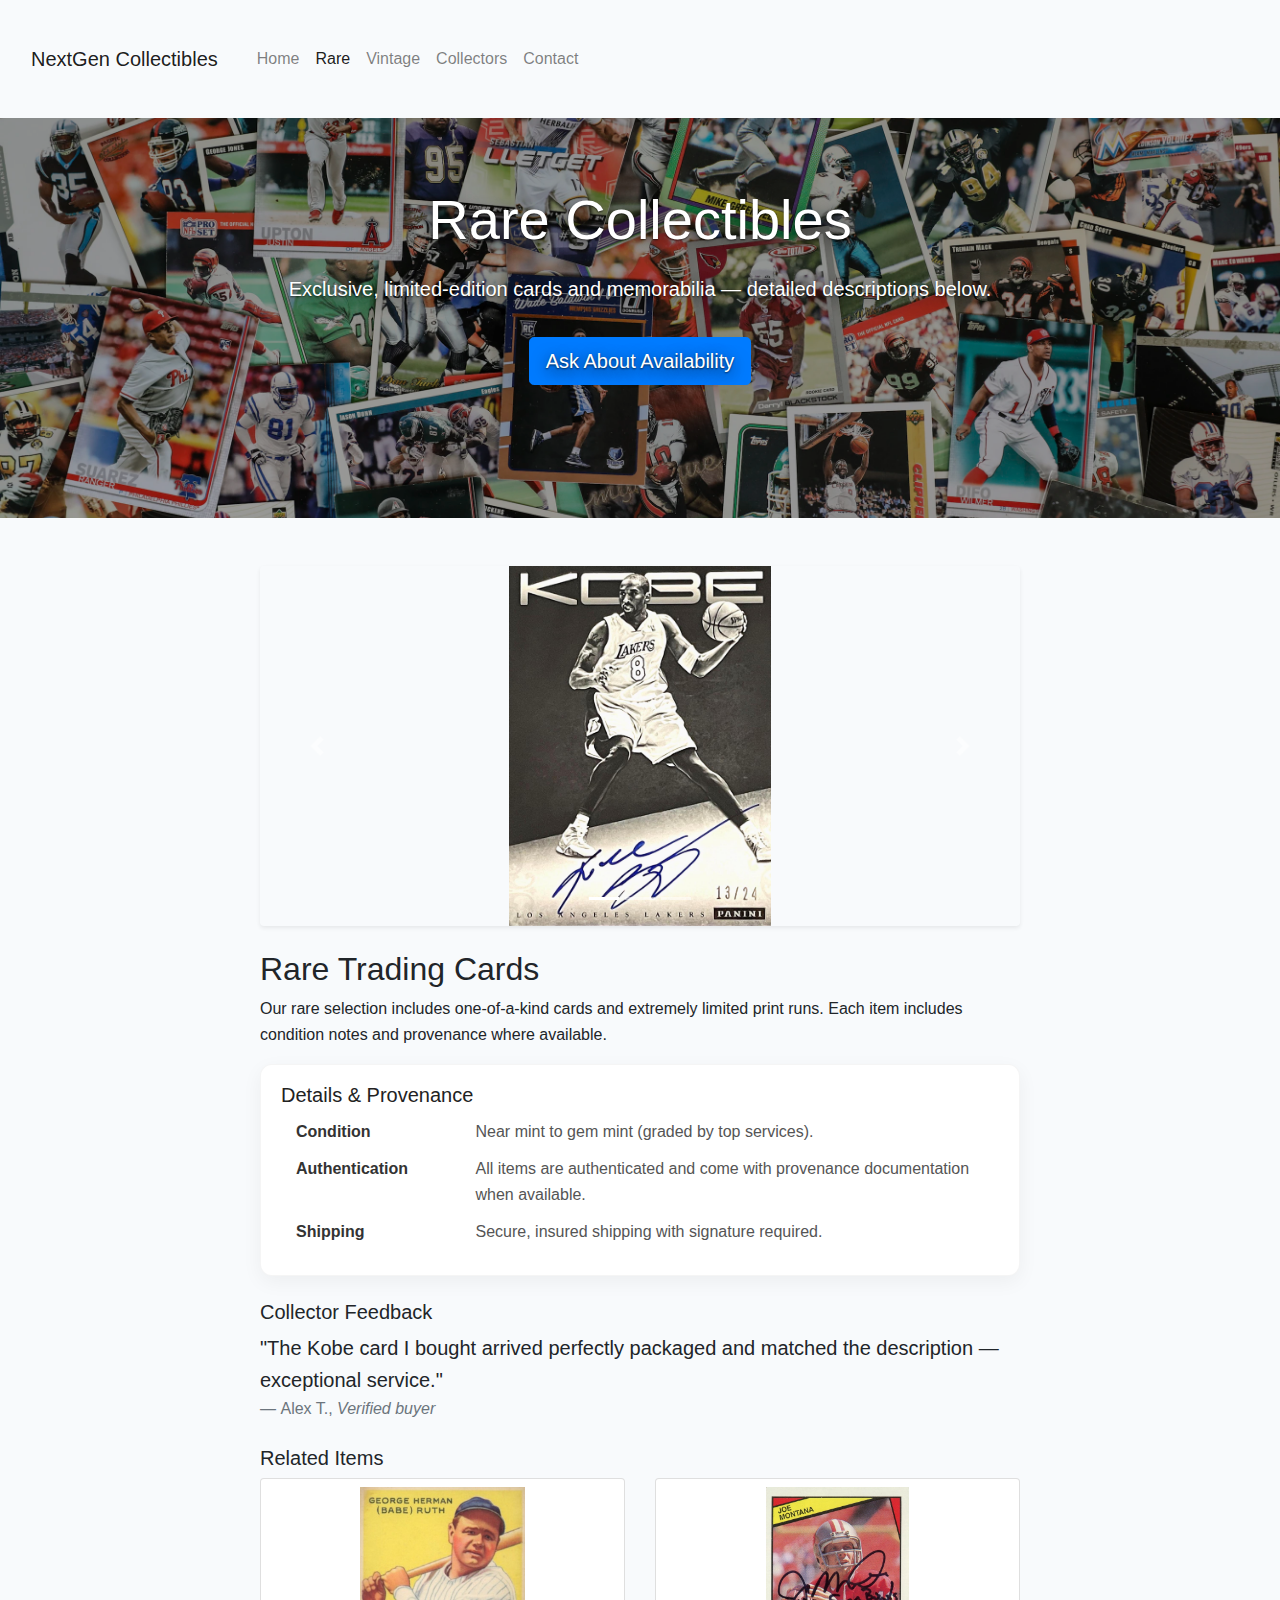
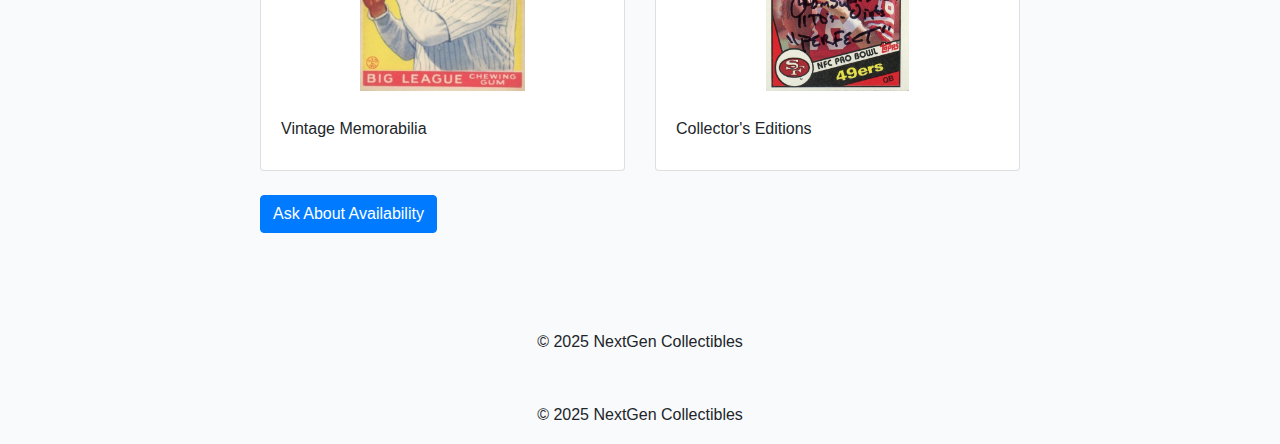
<file: rare.html>
<!DOCTYPE html>
<html lang="en">
<head>
  <meta charset="utf-8" />
  <meta name="viewport" content="width=device-width,initial-scale=1" />
  <title>Rare Collectibles — NextGen Collectibles</title>
  <link rel="stylesheet" href="https://stackpath.bootstrapcdn.com/bootstrap/4.5.2/css/bootstrap.min.css">
  <link rel="stylesheet" href="styles.css">
</head>
<body>
  <header>
    <nav class="navbar navbar-expand-lg navbar-light">
      <a class="navbar-brand" href="index.html">NextGen Collectibles</a>
      <button class="navbar-toggler" type="button" data-toggle="collapse" data-target="#navbarNavRare" aria-controls="navbarNavRare" aria-expanded="false" aria-label="Toggle navigation">
        <span class="navbar-toggler-icon"></span>
      </button>
      <div class="collapse navbar-collapse" id="navbarNavRare">
        <ul class="navbar-nav">
          <li class="nav-item">
            <a class="nav-link" href="index.html">Home</a>
          </li>
          <li class="nav-item active">
            <a class="nav-link" href="rare.html">Rare</a>
          </li>
          <li class="nav-item">
            <a class="nav-link" href="vintage.html">Vintage</a>
          </li>
          <li class="nav-item">
            <a class="nav-link" href="collectors.html">Collectors</a>
          </li>
          <li class="nav-item">
            <a class="nav-link" href="contact.html">Contact</a>
          </li>
        </ul>
      </div>
    </nav>
  </header>

  <section id="home" class="container-fluid text-center py-5">
    <div class="container">
      <h1 class="display-4">Rare Collectibles</h1>
      <p class="lead mt-3">Exclusive, limited-edition cards and memorabilia — detailed descriptions below.</p>
      <a href="contact.html" class="btn btn-primary btn-lg mt-3">Ask About Availability</a>
    </div>
  </section>

  <main class="container py-5">
    <!-- Gallery / Carousel -->
    <div id="rareCarousel" class="carousel slide mb-4" data-ride="carousel" role="region" aria-label="Rare collectibles carousel">
      <ol class="carousel-indicators">
        <li data-target="#rareCarousel" data-slide-to="0" class="active"></li>
        <li data-target="#rareCarousel" data-slide-to="1"></li>
        <li data-target="#rareCarousel" data-slide-to="2"></li>
      </ol>
      <div class="carousel-inner rounded shadow-sm">
        <div class="carousel-item active">
          <img src="images/kobe.jpeg" class="d-block w-100" alt="Kobe Bryant signed card" loading="lazy" srcset="images/kobe.jpeg 800w, images/kobe.jpeg 400w" sizes="(max-width: 768px) 90vw, 600px" aria-describedby="rare-caption-1">
        </div>
        <div class="carousel-item">
          <img src="images/rare2.jpeg" class="d-block w-100" alt="Rare card 2" loading="lazy" srcset="images/rare2.jpeg 800w, images/rare2.jpeg 400w" sizes="(max-width: 768px) 90vw, 600px" aria-describedby="rare-caption-2">
        </div>
        <div class="carousel-item">
          <img src="images/rare3.jpeg" class="d-block w-100" alt="Rare card 3" loading="lazy" srcset="images/rare3.jpeg 800w, images/rare3.jpeg 400w" sizes="(max-width: 768px) 90vw, 600px" aria-describedby="rare-caption-3">
        </div>
      </div>
      <a class="carousel-control-prev" href="#rareCarousel" role="button" data-slide="prev">
        <span class="carousel-control-prev-icon" aria-hidden="true"></span>
        <span class="sr-only">Previous</span>
      </a>
      <a class="carousel-control-next" href="#rareCarousel" role="button" data-slide="next">
        <span class="carousel-control-next-icon" aria-hidden="true"></span>
        <span class="sr-only">Next</span>
      </a>
    </div>

    <h2>Rare Trading Cards</h2>
    <p>Our rare selection includes one-of-a-kind cards and extremely limited print runs. Each item includes condition notes and provenance where available.</p>

    <!-- Details / Provenance -->
    <section class="product-details mb-4">
      <h5>Details & Provenance</h5>
      <dl class="row">
        <dt class="col-sm-3">Condition</dt>
        <dd class="col-sm-9">Near mint to gem mint (graded by top services).</dd>

        <dt class="col-sm-3">Authentication</dt>
        <dd class="col-sm-9">All items are authenticated and come with provenance documentation when available.</dd>

        <dt class="col-sm-3">Shipping</dt>
        <dd class="col-sm-9">Secure, insured shipping with signature required.</dd>
      </dl>
    </section>

    <!-- Testimonials -->
    <section class="mb-4">
      <h5>Collector Feedback</h5>
      <blockquote class="blockquote">
        <p class="mb-0">"The Kobe card I bought arrived perfectly packaged and matched the description — exceptional service."</p>
        <footer class="blockquote-footer">Alex T., <cite title="Source Title">Verified buyer</cite></footer>
      </blockquote>
    </section>

    <!-- Related items -->
    <section class="mb-4">
      <h5>Related Items</h5>
      <div class="card-deck">
        <div class="card">
          <img src="images/baberuth.jpeg" class="card-img-top" alt="Vintage item" loading="lazy" srcset="images/baberuth.jpeg 600w, images/baberuth.jpeg 300w" sizes="(max-width: 768px) 45vw, 200px">
          <div class="card-body">
            <h6 class="card-title">Vintage Memorabilia</h6>
            <a href="vintage.html" class="stretched-link"></a>
          </div>
        </div>
        <div class="card">
          <img src="images/joemontana.jpeg" class="card-img-top" alt="Collector's item" loading="lazy" srcset="images/joemontana.jpeg 600w, images/joemontana.jpeg 300w" sizes="(max-width: 768px) 45vw, 200px">
          <div class="card-body">
            <h6 class="card-title">Collector's Editions</h6>
            <a href="collectors.html" class="stretched-link"></a>
          </div>
        </div>
      </div>
    </section>

    <a href="contact.html" class="btn btn-primary">Ask About Availability</a>
  </main>

  <footer class="text-center mt-5">
    <p>&copy; 2025 NextGen Collectibles</p>
  </footer>
</main>

  <footer class="text-center mt-5">
    <p>&copy; 2025 NextGen Collectibles</p>
  </footer>

  <script src="https://code.jquery.com/jquery-3.5.1.slim.min.js"></script>
  <script src="https://cdn.jsdelivr.net/npm/popper.js@1.16.1/dist/umd/popper.min.js"></script>
  <script src="https://stackpath.bootstrapcdn.com/bootstrap/4.5.2/js/bootstrap.min.js"></script>

  <!-- Fallback JS: ensure carousel initializes and first slide is visible -->
  <script>
    (function(){
      try {
        if (window.jQuery) {
          var $ = window.jQuery;
          $(function(){
            var $c = $('#rareCarousel');
            if ($c.length && typeof $c.carousel === 'function') {
              // ensure first item has the active class
              $c.find('.carousel-item').first().addClass('active');
              $c.carousel();
            }
          });
        }
      } catch (e) {
        // silent fail; noscript fallback will show images
      }
    })();
  </script>

  <!-- Noscript fallback: show stacked images if JS is disabled -->
  <noscript>
    <div style="padding:16px;background:#fff;border-radius:8px;">
      <p>Images (JavaScript disabled):</p>
      <img src="images/rare1.jpeg" alt="Rare card 1" style="max-width:100%;margin-bottom:8px;">
      <img src="images/rare2.jpeg" alt="Rare card 2" style="max-width:100%;margin-bottom:8px;">
      <img src="images/rare3.jpeg" alt="Rare card 3" style="max-width:100%;">
    </div>
  </noscript>
</body>
</html>
</file>
<file: styles.css>
body {
    background: #f8fafc;
    font-family: Arial, sans-serif;
    line-height: 1.6;
    margin: 0;
    padding: 0;
}

header {
    color: #fff;
    padding: 10px 0;
    text-align: center;
}

nav {
    margin: 20px 0;
}

nav a {
    color: #fff;
    text-decoration: none;
    padding: 10px 15px;
    border-radius: 6px;
    transition: background 0.3s, color 0.3s, box-shadow 0.3s;
    position: relative;
}

nav a:hover,
nav a:focus {
    background: rgba(0,123,255,0.15); /* subtle blue highlight */
    color: #007bff;
    box-shadow: 0 2px 8px rgba(0,123,255,0.12);
    text-decoration: none;
}

.container {
    max-width: 800px;
    margin: 0 auto;
    padding: 20px;
}

h1 {
    margin-bottom: 20px;
}

form {
    display: flex;
    flex-direction: column;
}

label {
    margin-bottom: 5px;
}

input[type="text"],
input[type="email"],
input[type="tel"],
textarea {
    padding: 10px;
    margin-bottom: 15px;
    border: 1px solid #ccc;
    border-radius: 5px;
    transition: border-color 0.3s;
}

input[type="text"]:focus,
input[type="email"]:focus,
input[type="tel"]:focus,
textarea:focus {
    border-color: #007bff;
}

button {
    background: #007bff;
    color: #fff;
    border: none;
    padding: 10px;
    border-radius: 5px;
    cursor: pointer;
    transition: background 0.3s;
}

button:hover {
    background: #0056b3;
}

.card-img-top {
    width: 100%;
    height: 420px;
    object-fit: contain;
    display: block;
    margin: 0 auto;
    background: #fff;
    transition: transform 0.3s;
}

@media (max-width: 767.98px) {
    .card-img-top {
        width: 100%;
        height: 360px;         
        max-width: 100%;
        max-height: 340px;
        margin-top: 12px;      
        padding-top: 0;      
    }
    .grading-img {
        width: 100%;
        max-width: 95vw;
        height: 300px !important;
        max-height: 320px !important;
        margin-top: 16px;
        display: block;
        margin-left: auto;
        margin-right: auto;
        object-fit: contain;
    }
}

@media (max-width: 600px) {
    .container {
        padding: 10px;
    }

    nav {
        flex-direction: column;
    }

    nav a {
        margin: 5px 0;
    }
}

/* Homepage Section Sports Background */
#home {
    position: relative;
    background: url('images/cards-background.webp') center center/cover no-repeat;
    color: #fff;
    overflow: hidden;
    min-height: 400px;
}

#home::before {
    content: "";
    position: absolute;
    top: 0; left: 0; right: 0; bottom: 0;
    background: rgba(0,0,0,0.35); 
    z-index: 1;
}

#home,
#home h1,
#home h2,
#home h3,
#home p,
#home a,
#home .btn {
    text-shadow: 0 4px 16px rgba(0,0,0,0.7),
                 0 1px 2px rgba(0,0,0,0.6);
}

#home .container {
    position: relative;
    z-index: 2;
}

/* Card Grading Section Styles */
#grading {
    border-radius: 18px;
    box-shadow: 0 4px 24px rgba(0,0,0,0.06);
    margin-bottom: 40px;
    margin-top: 40px;
    padding-top: 40px;
    padding-bottom: 40px;
}

#grading h2 {
    color: #007bff;
    font-weight: 700;
    letter-spacing: 1px;
    margin-bottom: 2rem;
    position: relative;
}

#grading h2::after {
    content: '';
    display: block;
    width: 60px;
    height: 4px;
    background: #6610f2;
    margin: 16px auto 0;
    border-radius: 2px;
}

#grading h5 {
    color: #6610f2;
    font-weight: 600;
    margin-top: 1rem;
}

#grading ol {
    border-radius: 8px;
    padding: 1rem 1.5rem;
    box-shadow: 0 1px 6px rgba(0,0,0,0.04);
    margin-bottom: 1rem;
}

#grading li {
    margin-bottom: 0.5rem;
    font-size: 1rem;
}

#grading .btn-outline-primary {
    border-width: 2px;
    font-weight: 600;
    letter-spacing: 0.5px;
    transition: background 0.3s, color 0.3s, transform 0.2s;
}

#grading .btn-outline-primary:hover {
    background: #6610f2;
    color: #fff;
    transform: scale(1.05);
}

@media (max-width: 767.98px) {
    #grading .row {
        flex-direction: column-reverse;
    }
}

/* Grading image specific size */
.grading-img {
    width: 100%;
    max-width: 300px;
    height: auto;
    display: block;
    margin-left: auto;
    margin-right: auto;
    object-fit: contain;
}

/* Make the hero's outline-light button match the primary CTA color */
#home .btn-outline-light {
    background: #007bff;
    color: #fff;
    border-color: #007bff;
}
#home .btn-outline-light:hover,
#home .btn-outline-light:focus {
    background: #0056b3;
    border-color: #0056b3;
    color: #fff;
}

/* Product page: constrain carousel so images show full cards and don't dominate the page */
.carousel {
    max-width: 940px;
    margin-left: auto;
    margin-right: auto;
}

.carousel-inner {
    /* keep default Bootstrap behavior (no flex) so sliding works correctly */
}

.carousel-inner .carousel-item img {
    display: block;
    margin-left: auto;
    margin-right: auto;
    width: 100%;
    height: auto;
    max-width: 100%;
    max-height: 360px; /* increased desktop height for larger view */
    object-fit: contain; /* show the full card */
    background: transparent; /* remove white box to reduce whitespace */
    padding: 0; /* remove padding so image fills the carousel area more */
    border-radius: 4px;
    box-shadow: 0 8px 24px rgba(0,0,0,0.08);
}

@media (max-width: 767.98px) {
    .carousel {
        max-width: 95%;
    }
    .carousel-inner .carousel-item img {
        max-height: 240px; /* mobile - show full card but smaller */
    }
}

/* Additional mobile refinements to improve spacing, readability and tap targets */
@media (max-width: 767.98px) {
    /* Make hero less tall and text more readable on small screens */
    #home {
        min-height: 300px;
        padding-top: 2.5rem;
        padding-bottom: 2.5rem;
    }
    #home h1 {
        font-size: 2rem;
        line-height: 1.15;
        margin-bottom: 0.5rem;
    }
    #home .lead {
        font-size: 1rem;
        margin-bottom: 0.25rem;
        text-shadow: none; /* remove heavy shadow for clarity */
    }
    /* Make supporting tagline clearly visible but not overpowering */
    #home .text-light.small {
        font-size: 0.95rem;
        color: rgba(255,255,255,0.95);
        text-shadow: none;
        margin-bottom: 0.75rem;
    }
    /* Make primary hero CTA an easier tap target on mobile */
    #home .btn-lg {
        display: block;
        width: 100%;
        max-width: 360px;
        margin: 0.75rem auto 0;
        padding: 12px 16px;
    }

    /* Improve card stacking and spacing */
    .card {
        margin-bottom: 1.25rem;
    }
    .card-deck {
        display: block; /* stack cards vertically on small screens */
    }
    .card-deck .card {
        width: 100%;
        margin-bottom: 1rem;
    }
    /* Make card buttons full-width for easier tapping */
    .card-body .btn {
        width: 100%;
    }

    /* Slightly reduce feature image heights for tighter layout */
    .card-img-top {
        height: 240px;
        max-height: 240px;
        object-fit: contain;
    }

    /* Slightly smaller carousel images on very small screens */
    .carousel-inner .carousel-item img {
        max-height: 200px;
    }

    /* Make grading image a bit smaller and centered */
    .grading-img {
        height: auto !important;
        max-width: 88vw;
        max-height: 220px !important;
    }
}

/* Make the product detail/provenance area visually distinct and clean */
.product-details {
    background: #ffffff;
    border-radius: 12px;
    padding: 18px 20px;
    box-shadow: 0 6px 20px rgba(0,0,0,0.05);
    border: 1px solid rgba(0,0,0,0.04);
    margin-bottom: 1rem;
}

.product-details h5 {
    margin-bottom: 0.75rem;
    color: #222;
}

.product-details dl {
    margin: 0;
}

.product-details dt {
    font-weight: 700;
    color: #333;
}

.product-details dd {
    margin-left: 0;
    margin-bottom: 0.75rem;
    color: #555;
}

/* Ensure related item thumbnails don't grow too tall */
.card-deck .card-img-top {
    max-height: 220px;
    object-fit: contain; /* show full card without cropping */
    background: #fff; /* subtle backdrop to separate image from card */
    padding: 8px; /* small padding to avoid touching card edges */
    border-radius: 6px;
    display: block;
    margin-left: auto;
    margin-right: auto;
}

.card-deck .card {
    min-width: 0;
}
</file>
